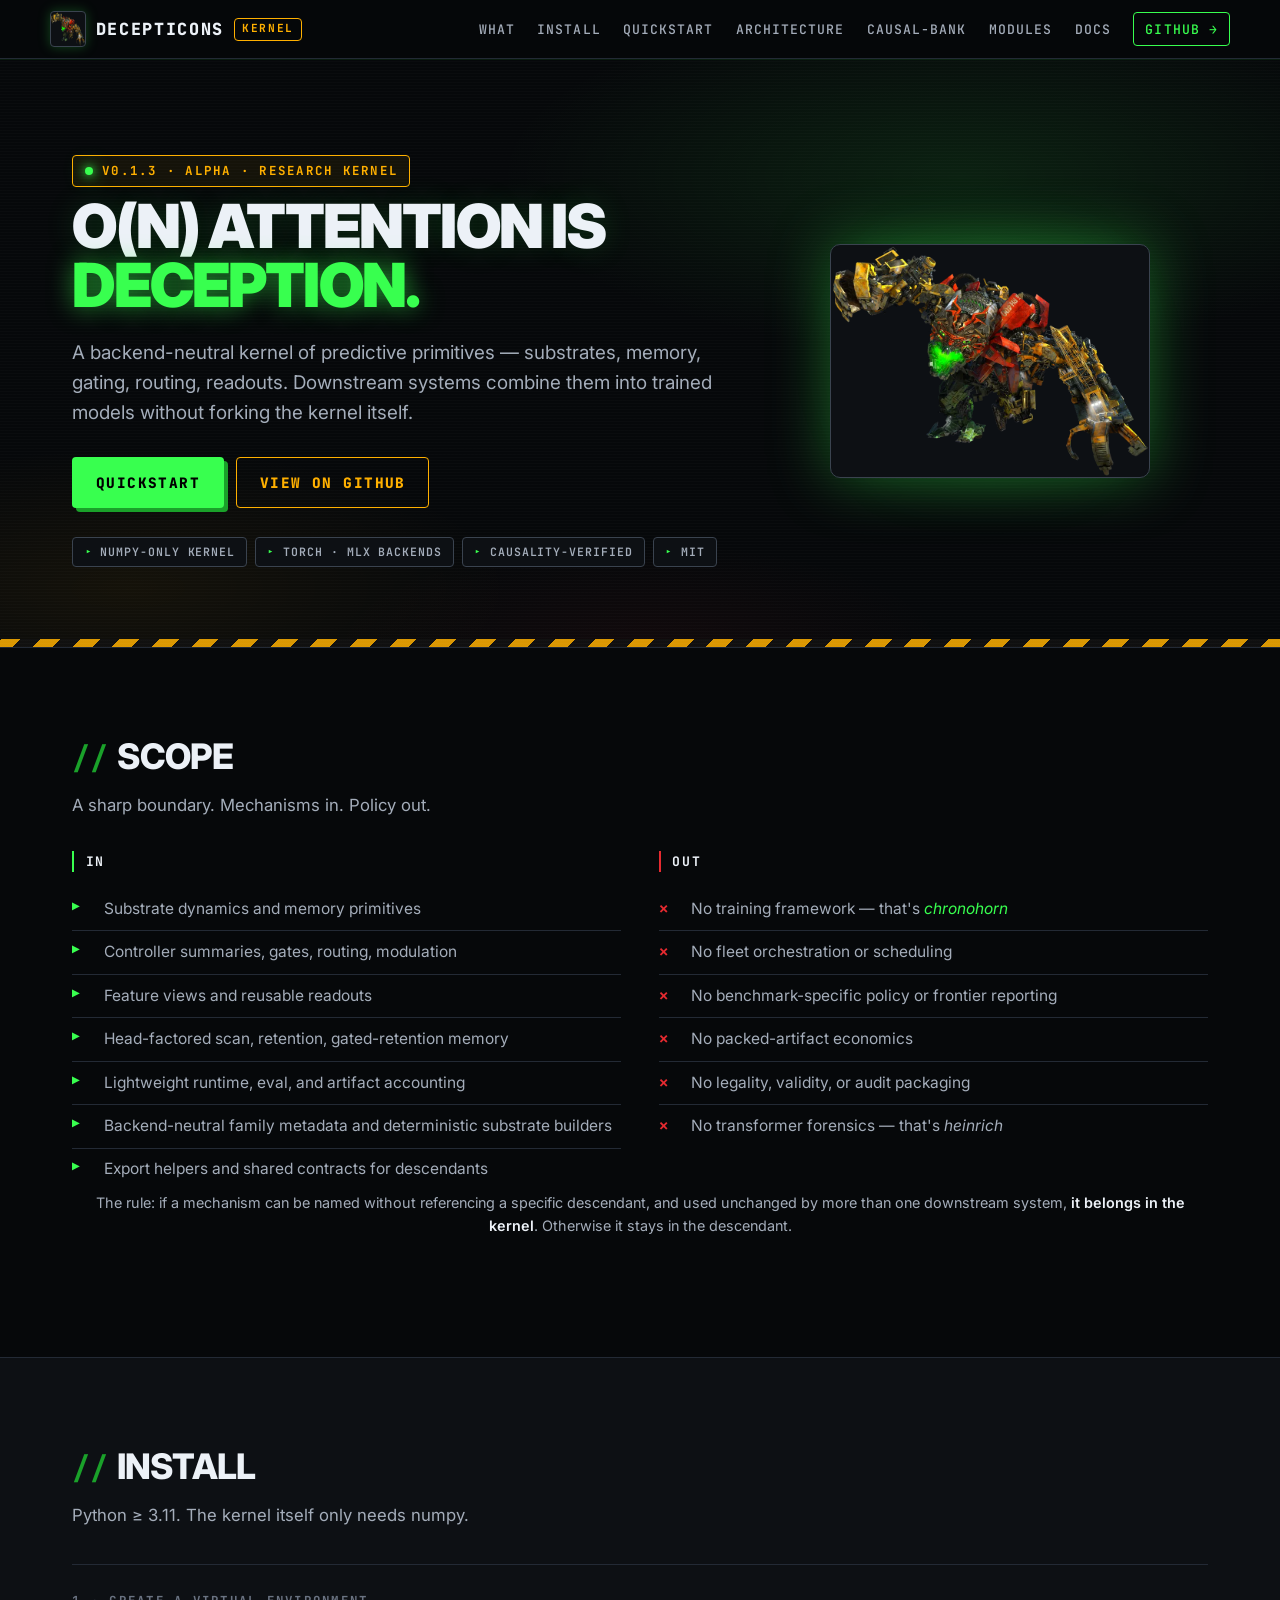
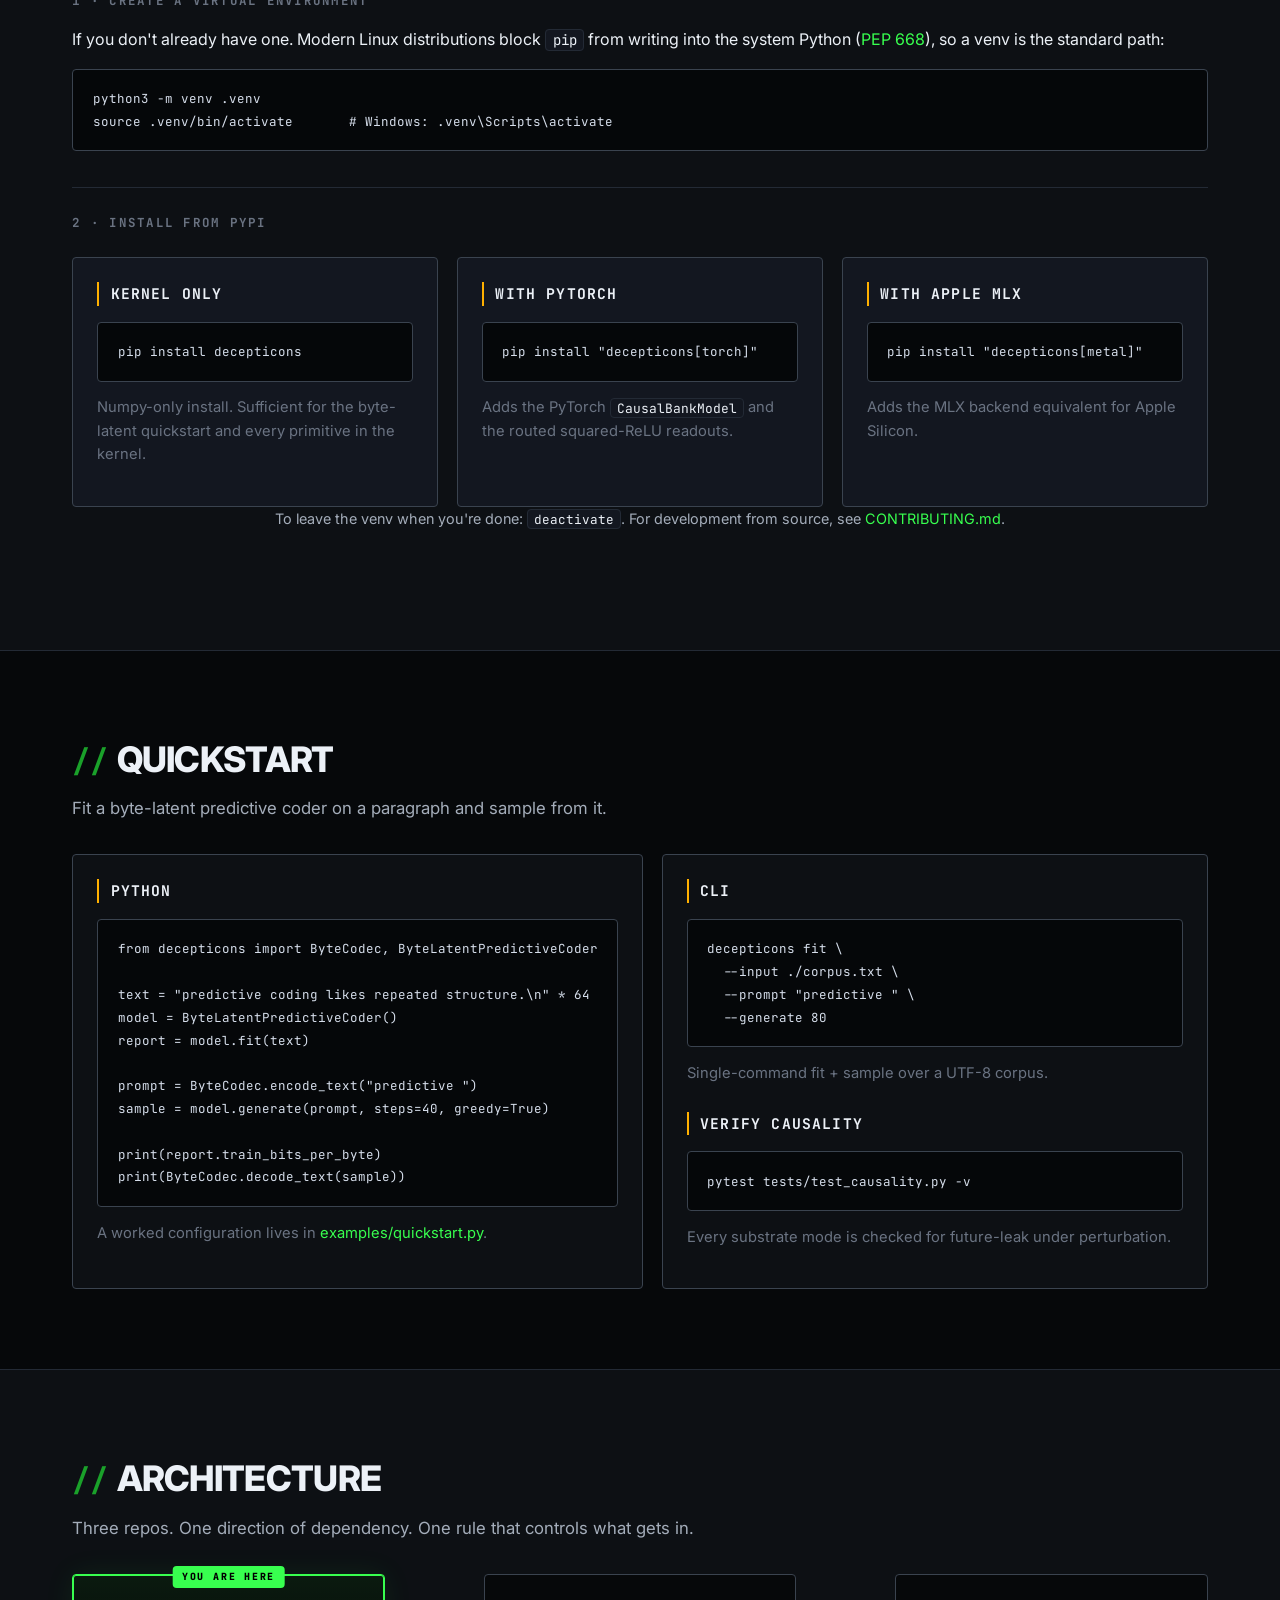
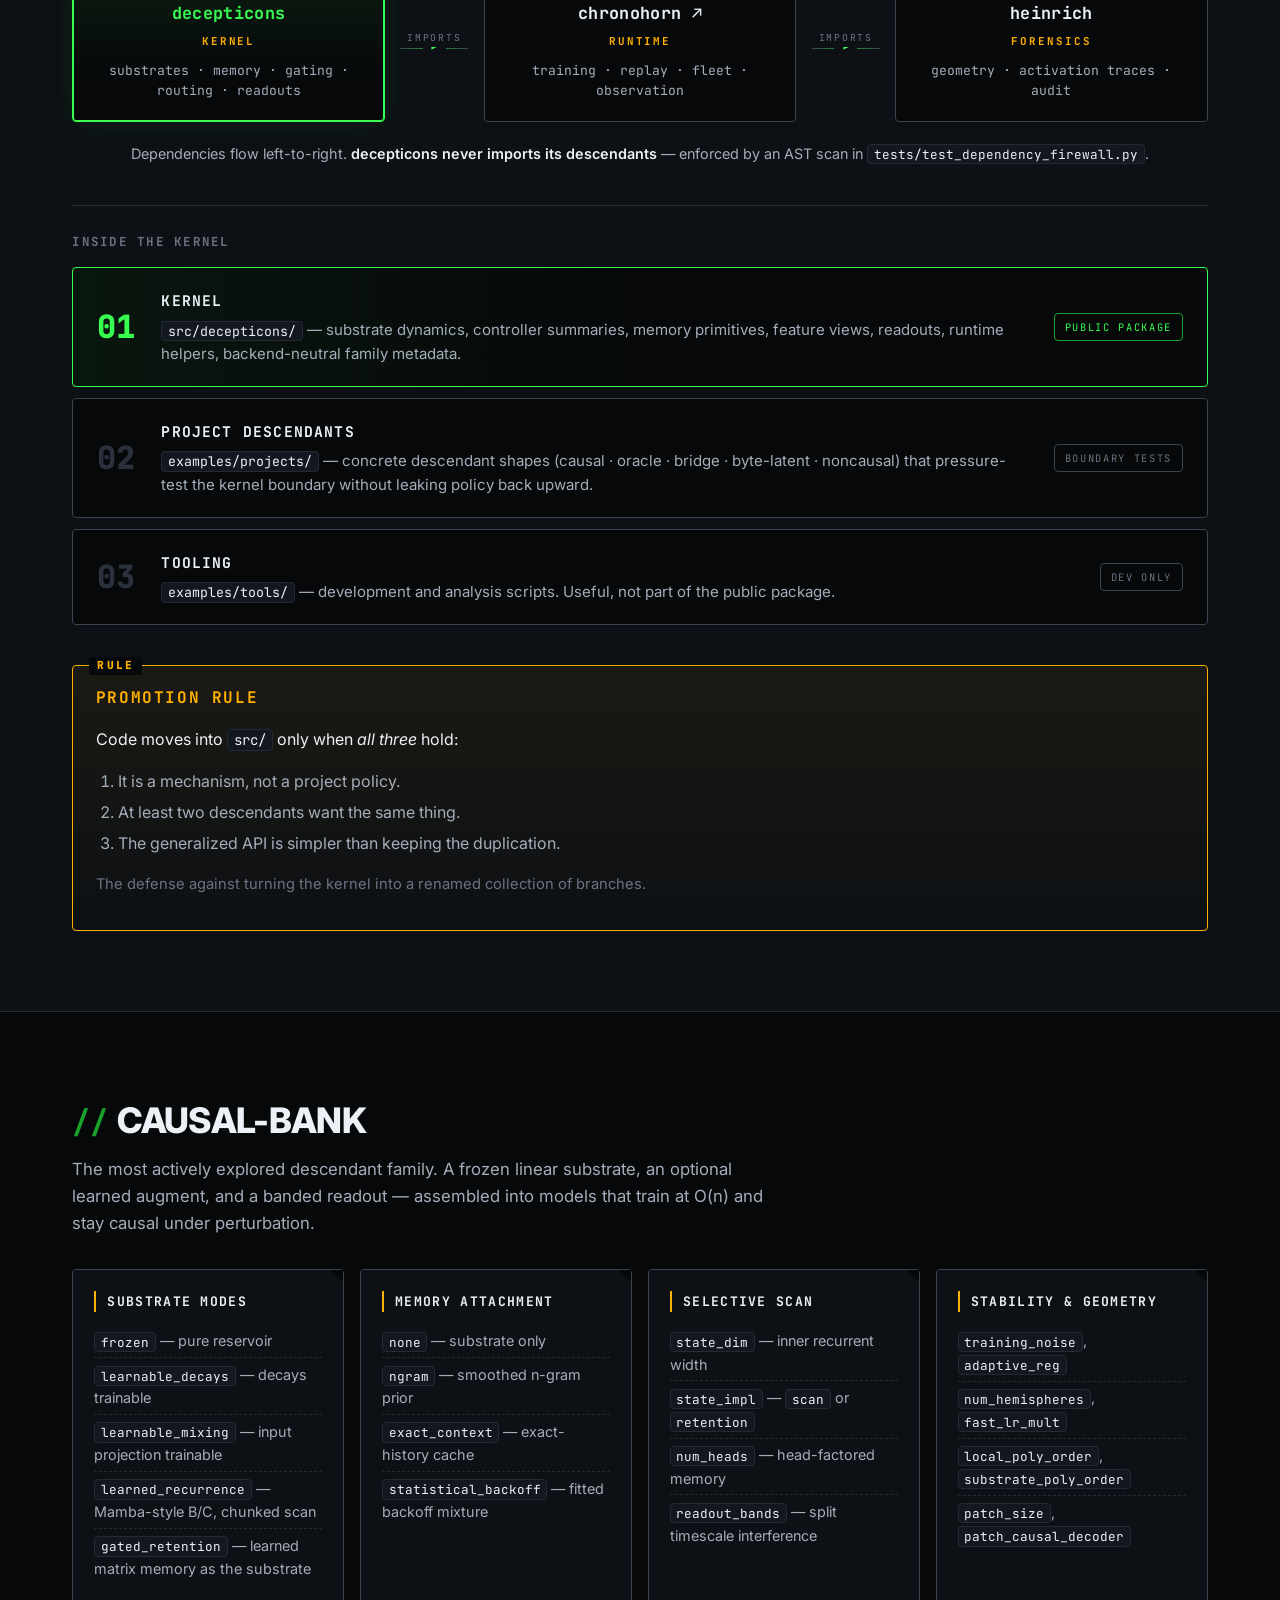
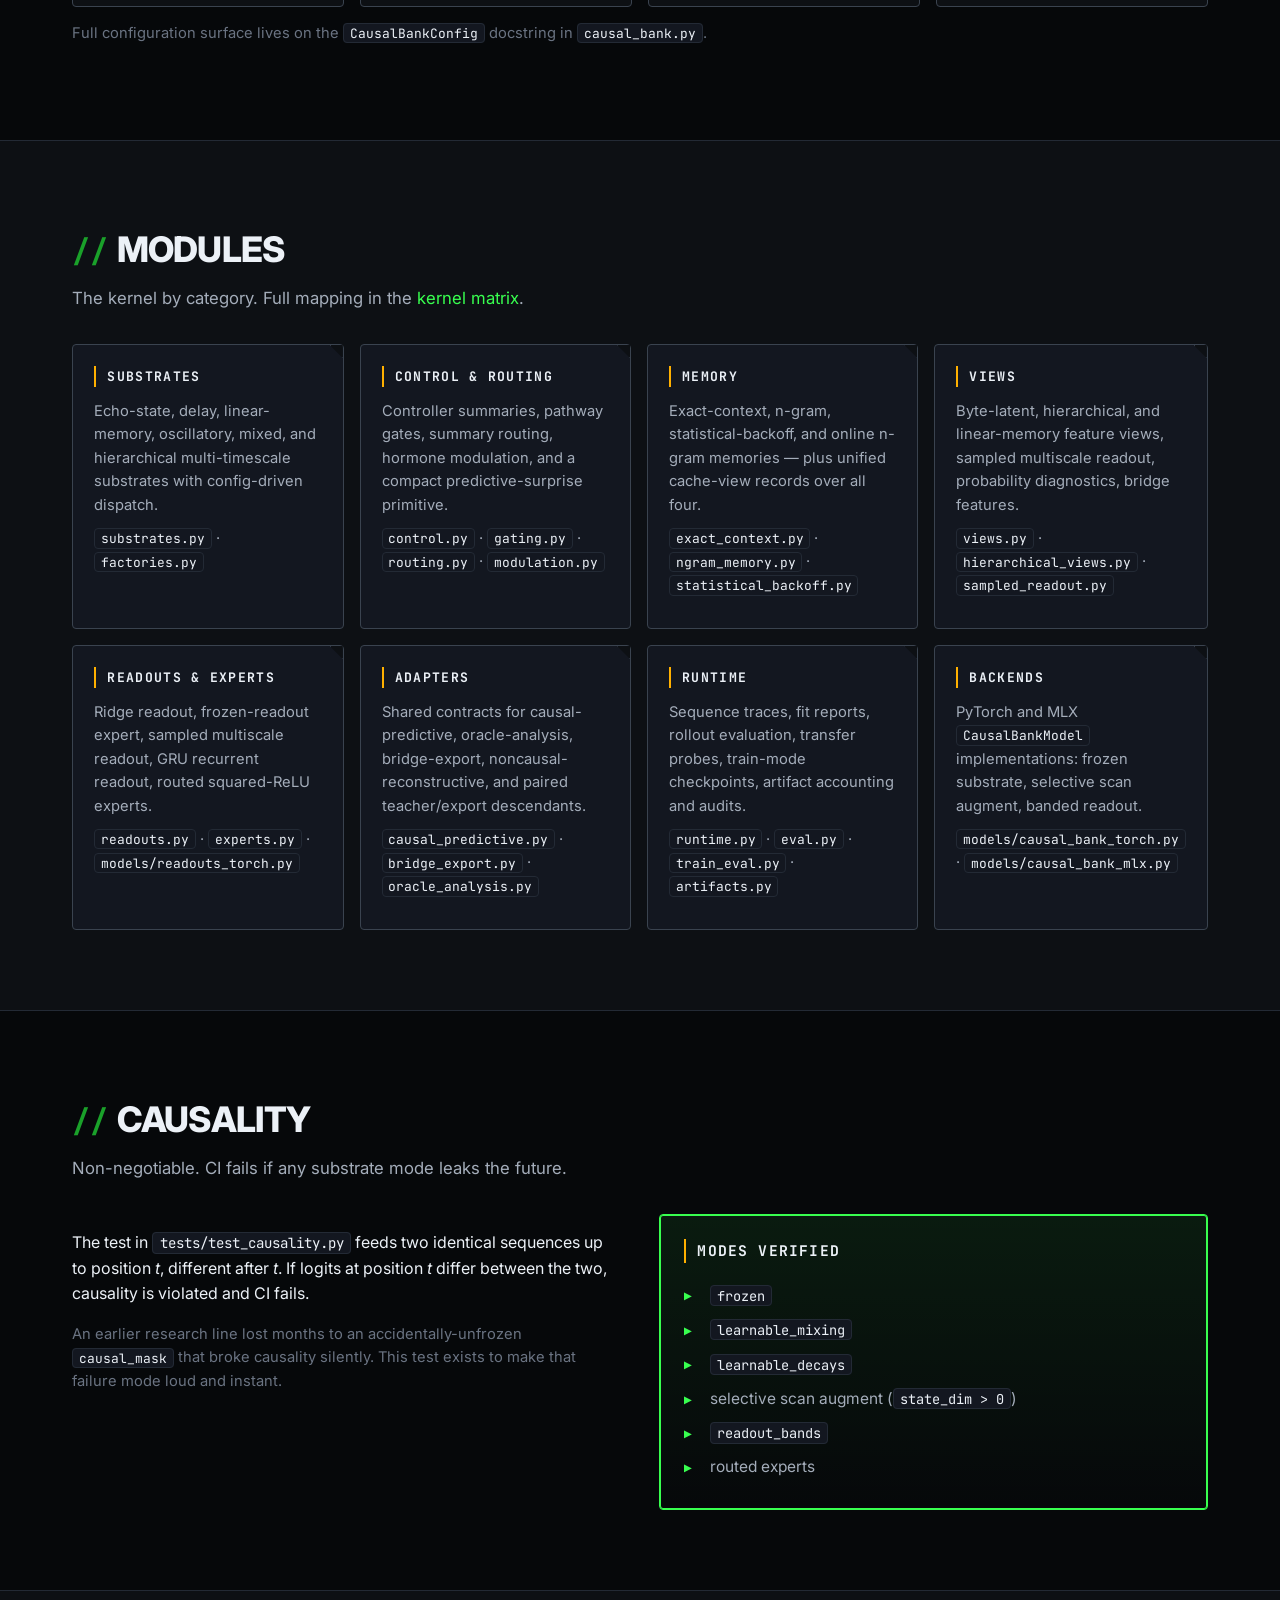
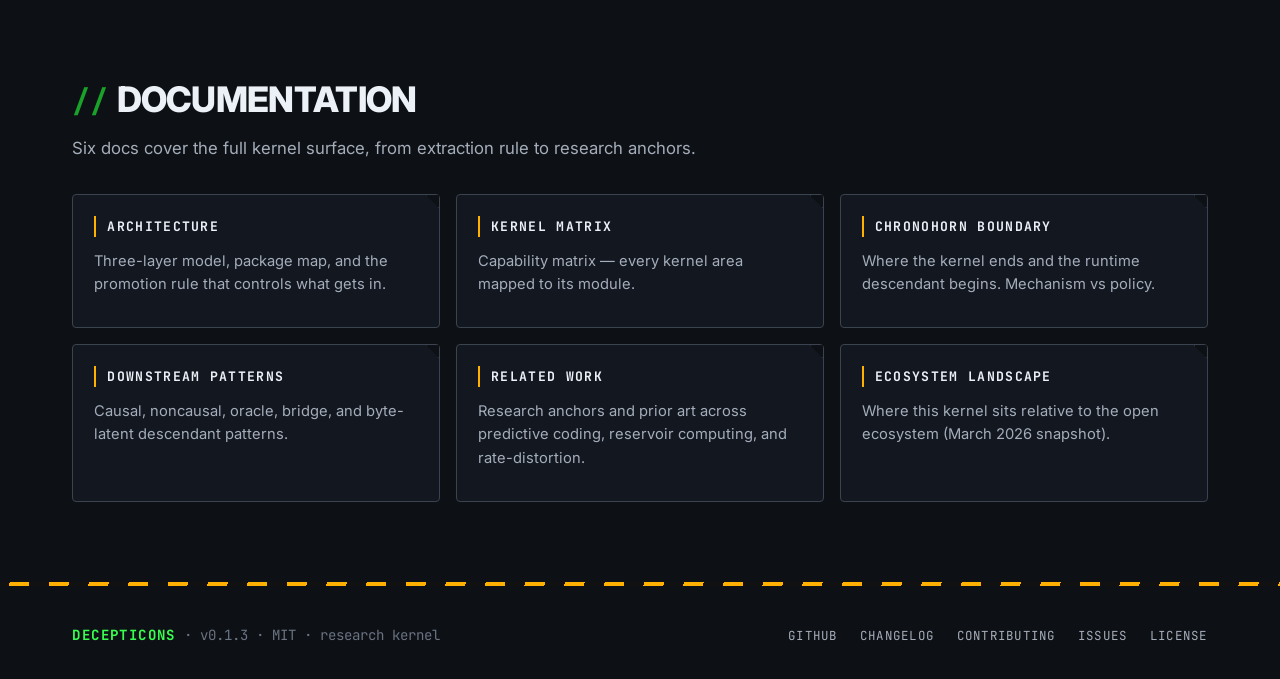
<file: site/index.html>
<!doctype html>
<html lang="en">
<head>
<meta charset="utf-8" />
<meta name="viewport" content="width=device-width, initial-scale=1" />
<title>decepticons — O(n) attention is deception</title>
<meta name="description" content="A backend-neutral kernel of predictive primitives — substrates, memory, gating, routing, readouts. Reusable across descendant systems without forking the kernel." />
<meta property="og:title" content="decepticons — O(n) attention is deception" />
<meta property="og:description" content="A backend-neutral kernel of predictive primitives. Reusable across descendant systems without forking the kernel." />
<meta property="og:image" content="https://decepticons.win/assets/og.png" />
<meta property="og:image:width" content="1200" />
<meta property="og:image:height" content="630" />
<meta property="og:url" content="https://decepticons.win" />
<meta property="og:type" content="website" />
<meta name="twitter:card" content="summary_large_image" />
<meta name="twitter:image" content="https://decepticons.win/assets/og.png" />
<meta name="theme-color" content="#06080a" />
<link rel="canonical" href="https://decepticons.win" />
<link rel="icon" type="image/webp" href="assets/logo.webp" />
<link rel="stylesheet" href="styles.css" />
<link rel="preconnect" href="https://fonts.googleapis.com" />
<link rel="preconnect" href="https://fonts.gstatic.com" crossorigin />
<link href="https://fonts.googleapis.com/css2?family=JetBrains+Mono:wght@400;500;700&family=Inter:wght@400;500;600;700&display=swap" rel="stylesheet" />
</head>
<body>

<a href="#main" class="skip">Skip to content</a>

<header class="topbar">
  <div class="wrap topbar-inner">
    <a class="brand" href="#top">
      <img src="assets/logo.webp" alt="" width="36" height="36" />
      <span class="brand-name">decepticons</span>
      <span class="brand-tag">kernel</span>
    </a>
    <nav class="nav">
      <a href="#what">What</a>
      <a href="#install">Install</a>
      <a href="#quickstart">Quickstart</a>
      <a href="#architecture">Architecture</a>
      <a href="#causal-bank">Causal-bank</a>
      <a href="#modules">Modules</a>
      <a href="#docs">Docs</a>
      <a class="github" href="https://github.com/asuramaya/decepticons" rel="noopener">GitHub →</a>
    </nav>
  </div>
</header>

<main id="main">

<section id="top" class="hero">
  <div class="wrap hero-inner">
    <div class="hero-text">
      <p class="kicker"><span class="dot"></span> v0.1.3 · alpha · research kernel</p>
      <h1>O(n) attention is <span class="accent">deception.</span></h1>
      <p class="lede">
        A backend-neutral kernel of predictive primitives — substrates, memory, gating, routing, readouts.
        Downstream systems combine them into trained models without forking the kernel itself.
      </p>
      <div class="cta">
        <a class="btn primary" href="#quickstart">Quickstart</a>
        <a class="btn ghost" href="https://github.com/asuramaya/decepticons" rel="noopener">View on GitHub</a>
      </div>
      <ul class="badges">
        <li>numpy-only kernel</li>
        <li>torch · mlx backends</li>
        <li>causality-verified</li>
        <li>MIT</li>
      </ul>
    </div>
    <div class="hero-art" aria-hidden="true">
      <img src="assets/logo.webp" alt="" />
    </div>
  </div>
</section>

<section id="what" class="band">
  <div class="wrap">
    <h2>Scope</h2>
    <p class="lede-sm">A sharp boundary. Mechanisms in. Policy out.</p>
    <div class="two-col tight">
      <div>
        <h3 class="col-h good">In</h3>
        <ul class="check">
          <li>Substrate dynamics and memory primitives</li>
          <li>Controller summaries, gates, routing, modulation</li>
          <li>Feature views and reusable readouts</li>
          <li>Head-factored scan, retention, gated-retention memory</li>
          <li>Lightweight runtime, eval, and artifact accounting</li>
          <li>Backend-neutral family metadata and deterministic substrate builders</li>
          <li>Export helpers and shared contracts for descendants</li>
        </ul>
      </div>
      <div>
        <h3 class="col-h bad">Out</h3>
        <ul class="cross">
          <li>No training framework — that's <a href="https://chronohorn.com" rel="noopener"><em>chronohorn</em></a></li>
          <li>No fleet orchestration or scheduling</li>
          <li>No benchmark-specific policy or frontier reporting</li>
          <li>No packed-artifact economics</li>
          <li>No legality, validity, or audit packaging</li>
          <li>No transformer forensics — that's <em>heinrich</em></li>
        </ul>
      </div>
    </div>
    <p class="caption">
      The rule: if a mechanism can be named without referencing a specific descendant, and used
      unchanged by more than one downstream system, <strong class="ok">it belongs in the kernel</strong>.
      Otherwise it stays in the descendant.
    </p>
  </div>
</section>

<section id="install" class="band alt">
  <div class="wrap">
    <h2>Install</h2>
    <p class="lede-sm">Python ≥ 3.11. The kernel itself only needs numpy.</p>

    <h3 class="sub">1 · Create a virtual environment</h3>
    <p>
      If you don't already have one. Modern Linux distributions block <code>pip</code> from
      writing into the system Python (<a href="https://peps.python.org/pep-0668/">PEP 668</a>),
      so a venv is the standard path:
    </p>
<pre><code class="lang-bash">python3 -m venv .venv
source .venv/bin/activate       # Windows: .venv\Scripts\activate</code></pre>

    <h3 class="sub">2 · Install from PyPI</h3>
    <div class="cards three">
      <div class="card">
        <h3>Kernel only</h3>
<pre><code>pip install decepticons</code></pre>
        <p class="muted">Numpy-only install. Sufficient for the byte-latent quickstart and every primitive in the kernel.</p>
      </div>
      <div class="card">
        <h3>With PyTorch</h3>
<pre><code>pip install "decepticons[torch]"</code></pre>
        <p class="muted">Adds the PyTorch <code>CausalBankModel</code> and the routed squared-ReLU readouts.</p>
      </div>
      <div class="card">
        <h3>With Apple MLX</h3>
<pre><code>pip install "decepticons[metal]"</code></pre>
        <p class="muted">Adds the MLX backend equivalent for Apple Silicon.</p>
      </div>
    </div>

    <p class="caption">
      To leave the venv when you're done: <code>deactivate</code>.
      For development from source, see
      <a href="https://github.com/asuramaya/decepticons/blob/main/CONTRIBUTING.md">CONTRIBUTING.md</a>.
    </p>
  </div>
</section>

<section id="quickstart" class="band">
  <div class="wrap">
    <h2>Quickstart</h2>
    <p class="lede-sm">Fit a byte-latent predictive coder on a paragraph and sample from it.</p>
    <div class="cards two">
      <div class="card">
        <h3>Python</h3>
<pre><code class="lang-python">from decepticons import ByteCodec, ByteLatentPredictiveCoder

text = "predictive coding likes repeated structure.\n" * 64
model = ByteLatentPredictiveCoder()
report = model.fit(text)

prompt = ByteCodec.encode_text("predictive ")
sample = model.generate(prompt, steps=40, greedy=True)

print(report.train_bits_per_byte)
print(ByteCodec.decode_text(sample))</code></pre>
        <p class="muted">A worked configuration lives in <a href="https://github.com/asuramaya/decepticons/blob/main/examples/quickstart.py">examples/quickstart.py</a>.</p>
      </div>
      <div class="card">
        <h3>CLI</h3>
<pre><code class="lang-bash">decepticons fit \
  --input ./corpus.txt \
  --prompt "predictive " \
  --generate 80</code></pre>
        <p class="muted">Single-command fit + sample over a UTF-8 corpus.</p>
        <h3 style="margin-top: 1.8em">Verify causality</h3>
<pre><code class="lang-bash">pytest tests/test_causality.py -v</code></pre>
        <p class="muted">Every substrate mode is checked for future-leak under perturbation.</p>
      </div>
    </div>
  </div>
</section>

<section id="architecture" class="band alt">
  <div class="wrap">
    <h2>Architecture</h2>
    <p class="lede-sm">Three repos. One direction of dependency. One rule that controls what gets in.</p>

    <div class="pipeline">
      <div class="node primary">
        <div class="node-tag">YOU ARE HERE</div>
        <div class="node-name">decepticons</div>
        <div class="node-role">kernel</div>
        <div class="node-desc">substrates · memory · gating · routing · readouts</div>
      </div>
      <div class="connector"><span class="dep">imports</span></div>
      <a class="node node-link" href="https://chronohorn.com" rel="noopener">
        <div class="node-name">chronohorn ↗</div>
        <div class="node-role">runtime</div>
        <div class="node-desc">training · replay · fleet · observation</div>
      </a>
      <div class="connector"><span class="dep">imports</span></div>
      <div class="node">
        <div class="node-name">heinrich</div>
        <div class="node-role">forensics</div>
        <div class="node-desc">geometry · activation traces · audit</div>
      </div>
    </div>

    <p class="caption">
      Dependencies flow left-to-right.
      <strong class="ok">decepticons never imports its descendants</strong> —
      enforced by an AST scan in
      <a href="https://github.com/asuramaya/decepticons/blob/main/tests/test_dependency_firewall.py"><code>tests/test_dependency_firewall.py</code></a>.
    </p>

    <h3 class="sub">Inside the kernel</h3>
    <div class="layers">
      <div class="layer primary">
        <div class="layer-num">01</div>
        <div class="layer-body">
          <h4>Kernel</h4>
          <p><code>src/decepticons/</code> — substrate dynamics, controller summaries, memory primitives, feature views, readouts, runtime helpers, backend-neutral family metadata.</p>
        </div>
        <div class="layer-tag">public package</div>
      </div>
      <div class="layer">
        <div class="layer-num">02</div>
        <div class="layer-body">
          <h4>Project descendants</h4>
          <p><code>examples/projects/</code> — concrete descendant shapes (causal · oracle · bridge · byte-latent · noncausal) that pressure-test the kernel boundary without leaking policy back upward.</p>
        </div>
        <div class="layer-tag">boundary tests</div>
      </div>
      <div class="layer">
        <div class="layer-num">03</div>
        <div class="layer-body">
          <h4>Tooling</h4>
          <p><code>examples/tools/</code> — development and analysis scripts. Useful, not part of the public package.</p>
        </div>
        <div class="layer-tag">dev only</div>
      </div>
    </div>

    <div class="rule">
      <h3>Promotion rule</h3>
      <p>Code moves into <code>src/</code> only when <em>all three</em> hold:</p>
      <ol>
        <li>It is a mechanism, not a project policy.</li>
        <li>At least two descendants want the same thing.</li>
        <li>The generalized API is simpler than keeping the duplication.</li>
      </ol>
      <p class="muted">The defense against turning the kernel into a renamed collection of branches.</p>
    </div>
  </div>
</section>

<section id="causal-bank" class="band">
  <div class="wrap">
    <h2>Causal-bank</h2>
    <p class="lede-sm">
      The most actively explored descendant family. A frozen linear substrate, an optional learned augment,
      and a banded readout — assembled into models that train at O(n) and stay causal under perturbation.
    </p>

    <div class="grid four">
      <div class="tile">
        <h4>Substrate modes</h4>
        <ul>
          <li><code>frozen</code> — pure reservoir</li>
          <li><code>learnable_decays</code> — decays trainable</li>
          <li><code>learnable_mixing</code> — input projection trainable</li>
          <li><code>learned_recurrence</code> — Mamba-style B/C, chunked scan</li>
          <li><code>gated_retention</code> — learned matrix memory as the substrate</li>
        </ul>
      </div>
      <div class="tile">
        <h4>Memory attachment</h4>
        <ul>
          <li><code>none</code> — substrate only</li>
          <li><code>ngram</code> — smoothed n-gram prior</li>
          <li><code>exact_context</code> — exact-history cache</li>
          <li><code>statistical_backoff</code> — fitted backoff mixture</li>
        </ul>
      </div>
      <div class="tile">
        <h4>Selective scan</h4>
        <ul>
          <li><code>state_dim</code> — inner recurrent width</li>
          <li><code>state_impl</code> — <code>scan</code> or <code>retention</code></li>
          <li><code>num_heads</code> — head-factored memory</li>
          <li><code>readout_bands</code> — split timescale interference</li>
        </ul>
      </div>
      <div class="tile">
        <h4>Stability &amp; geometry</h4>
        <ul>
          <li><code>training_noise</code>, <code>adaptive_reg</code></li>
          <li><code>num_hemispheres</code>, <code>fast_lr_mult</code></li>
          <li><code>local_poly_order</code>, <code>substrate_poly_order</code></li>
          <li><code>patch_size</code>, <code>patch_causal_decoder</code></li>
        </ul>
      </div>
    </div>

    <p class="muted">
      Full configuration surface lives on the <code>CausalBankConfig</code> docstring in
      <a href="https://github.com/asuramaya/decepticons/blob/main/src/decepticons/causal_bank.py"><code>causal_bank.py</code></a>.
    </p>
  </div>
</section>

<section id="modules" class="band alt">
  <div class="wrap">
    <h2>Modules</h2>
    <p class="lede-sm">The kernel by category. Full mapping in the <a href="https://github.com/asuramaya/decepticons/blob/main/docs/kernel_matrix.md">kernel matrix</a>.</p>
    <div class="grid four">
      <div class="tile"><h4>Substrates</h4>
        <p>Echo-state, delay, linear-memory, oscillatory, mixed, and hierarchical multi-timescale substrates with config-driven dispatch.</p>
        <p class="muted"><code>substrates.py</code> · <code>factories.py</code></p>
      </div>
      <div class="tile"><h4>Control &amp; routing</h4>
        <p>Controller summaries, pathway gates, summary routing, hormone modulation, and a compact predictive-surprise primitive.</p>
        <p class="muted"><code>control.py</code> · <code>gating.py</code> · <code>routing.py</code> · <code>modulation.py</code></p>
      </div>
      <div class="tile"><h4>Memory</h4>
        <p>Exact-context, n-gram, statistical-backoff, and online n-gram memories — plus unified cache-view records over all four.</p>
        <p class="muted"><code>exact_context.py</code> · <code>ngram_memory.py</code> · <code>statistical_backoff.py</code></p>
      </div>
      <div class="tile"><h4>Views</h4>
        <p>Byte-latent, hierarchical, and linear-memory feature views, sampled multiscale readout, probability diagnostics, bridge features.</p>
        <p class="muted"><code>views.py</code> · <code>hierarchical_views.py</code> · <code>sampled_readout.py</code></p>
      </div>
      <div class="tile"><h4>Readouts &amp; experts</h4>
        <p>Ridge readout, frozen-readout expert, sampled multiscale readout, GRU recurrent readout, routed squared-ReLU experts.</p>
        <p class="muted"><code>readouts.py</code> · <code>experts.py</code> · <code>models/readouts_torch.py</code></p>
      </div>
      <div class="tile"><h4>Adapters</h4>
        <p>Shared contracts for causal-predictive, oracle-analysis, bridge-export, noncausal-reconstructive, and paired teacher/export descendants.</p>
        <p class="muted"><code>causal_predictive.py</code> · <code>bridge_export.py</code> · <code>oracle_analysis.py</code></p>
      </div>
      <div class="tile"><h4>Runtime</h4>
        <p>Sequence traces, fit reports, rollout evaluation, transfer probes, train-mode checkpoints, artifact accounting and audits.</p>
        <p class="muted"><code>runtime.py</code> · <code>eval.py</code> · <code>train_eval.py</code> · <code>artifacts.py</code></p>
      </div>
      <div class="tile"><h4>Backends</h4>
        <p>PyTorch and MLX <code>CausalBankModel</code> implementations: frozen substrate, selective scan augment, banded readout.</p>
        <p class="muted"><code>models/causal_bank_torch.py</code> · <code>models/causal_bank_mlx.py</code></p>
      </div>
    </div>
  </div>
</section>

<section id="causality" class="band">
  <div class="wrap">
    <h2>Causality</h2>
    <p class="lede-sm">Non-negotiable. CI fails if any substrate mode leaks the future.</p>
    <div class="two-col tight">
      <div>
        <p>
          The test in
          <a href="https://github.com/asuramaya/decepticons/blob/main/tests/test_causality.py"><code>tests/test_causality.py</code></a>
          feeds two identical sequences up to position <em>t</em>, different after <em>t</em>.
          If logits at position <em>t</em> differ between the two, causality is violated and CI fails.
        </p>
        <p class="muted">
          An earlier research line lost months to an accidentally-unfrozen <code>causal_mask</code>
          that broke causality silently. This test exists to make that failure mode loud and instant.
        </p>
      </div>
      <div class="card pinned">
        <h3>Modes verified</h3>
        <ul class="check tight">
          <li><code>frozen</code></li>
          <li><code>learnable_mixing</code></li>
          <li><code>learnable_decays</code></li>
          <li>selective scan augment (<code>state_dim &gt; 0</code>)</li>
          <li><code>readout_bands</code></li>
          <li>routed experts</li>
        </ul>
      </div>
    </div>
  </div>
</section>

<section id="docs" class="band alt">
  <div class="wrap">
    <h2>Documentation</h2>
    <p class="lede-sm">Six docs cover the full kernel surface, from extraction rule to research anchors.</p>
    <div class="grid three">
      <a class="tile linkcard" href="https://github.com/asuramaya/decepticons/blob/main/docs/architecture.md">
        <h4>Architecture</h4>
        <p>Three-layer model, package map, and the promotion rule that controls what gets in.</p>
      </a>
      <a class="tile linkcard" href="https://github.com/asuramaya/decepticons/blob/main/docs/kernel_matrix.md">
        <h4>Kernel matrix</h4>
        <p>Capability matrix — every kernel area mapped to its module.</p>
      </a>
      <a class="tile linkcard" href="https://github.com/asuramaya/decepticons/blob/main/docs/chronohorn_boundary.md">
        <h4>Chronohorn boundary</h4>
        <p>Where the kernel ends and the runtime descendant begins. Mechanism vs policy.</p>
      </a>
      <a class="tile linkcard" href="https://github.com/asuramaya/decepticons/blob/main/docs/downstream_patterns.md">
        <h4>Downstream patterns</h4>
        <p>Causal, noncausal, oracle, bridge, and byte-latent descendant patterns.</p>
      </a>
      <a class="tile linkcard" href="https://github.com/asuramaya/decepticons/blob/main/docs/related_work.md">
        <h4>Related work</h4>
        <p>Research anchors and prior art across predictive coding, reservoir computing, and rate-distortion.</p>
      </a>
      <a class="tile linkcard" href="https://github.com/asuramaya/decepticons/blob/main/docs/landscape.md">
        <h4>Ecosystem landscape</h4>
        <p>Where this kernel sits relative to the open ecosystem (March 2026 snapshot).</p>
      </a>
    </div>
  </div>
</section>

</main>

<footer class="foot">
  <div class="wrap foot-inner">
    <div>
      <strong>decepticons</strong> · v0.1.3 · MIT · research kernel
    </div>
    <div class="foot-links">
      <a href="https://github.com/asuramaya/decepticons">GitHub</a>
      <a href="https://github.com/asuramaya/decepticons/blob/main/CHANGELOG.md">Changelog</a>
      <a href="https://github.com/asuramaya/decepticons/blob/main/CONTRIBUTING.md">Contributing</a>
      <a href="https://github.com/asuramaya/decepticons/issues">Issues</a>
      <a href="https://github.com/asuramaya/decepticons/blob/main/LICENSE">License</a>
    </div>
  </div>
</footer>

</body>
</html>
</file>
<file: site/styles.css>
:root {
  /* Palette pulled from the mascot: toxic green core, construction yellow, warning red, gunmetal */
  --bg:        #06080a;
  --bg-2:      #0d1014;
  --bg-3:      #131720;
  --steel:     #1c2129;
  --steel-2:   #2a313c;
  --line:      #232a35;
  --line-2:    #3a434f;
  --fg:        #ecf1f7;
  --fg-dim:    #a4adba;
  --muted:     #6a7382;

  --green:     #38ff4f;   /* spark core */
  --green-2:   #82ff95;
  --green-dk:  #1aa12a;
  --yellow:    #ffb000;   /* caterpillar */
  --yellow-2:  #ffd35e;
  --red:       #e62a30;   /* warning */
  --red-2:     #ff5a5f;
  --rust:      #8a3a1a;

  --code-bg:   #050709;
  --radius:    4px;
  --radius-lg: 10px;
  --maxw:      1180px;
  --mono:      "JetBrains Mono", ui-monospace, SFMono-Regular, Menlo, Consolas, monospace;
  --sans:      "Inter", system-ui, -apple-system, "Segoe UI", Roboto, sans-serif;
  --hazard:    repeating-linear-gradient(
                 -45deg,
                 var(--yellow) 0 14px,
                 #111111 14px 28px
               );
}

* { box-sizing: border-box; }

html, body {
  margin: 0;
  padding: 0;
  background: var(--bg);
  color: var(--fg);
  font-family: var(--sans);
  font-size: 16px;
  line-height: 1.6;
  -webkit-font-smoothing: antialiased;
}

/* No body grid — keep the canvas calm so accents stay legible. */

a { color: var(--green); text-decoration: none; }
a:hover { color: var(--green-2); text-decoration: underline; text-decoration-thickness: 2px; text-underline-offset: 3px; }

::selection { background: var(--green); color: #000; }

code, pre {
  font-family: var(--mono);
  font-size: 0.92em;
}

p code, li code, h2 code, h3 code, h4 code, .lede code, .tile p code, .tile li code {
  background: var(--bg-3);
  border: 1px solid var(--line);
  padding: 0.05em 0.45em;
  border-radius: var(--radius);
  font-size: 0.88em;
  color: var(--fg);
}

pre {
  background: var(--code-bg);
  border: 1px solid var(--line-2);
  border-radius: var(--radius);
  padding: 1.1rem 1.2rem;
  overflow-x: auto;
  margin: 0 0 0.8rem;
  line-height: 1.55;
  position: relative;
}

pre code {
  color: #d6deeb;
  background: transparent;
  border: none;
  padding: 0;
  font-size: 0.85em;
}

.skip { position: absolute; left: -9999px; }
.skip:focus { left: 1rem; top: 1rem; background: var(--green); color: #000; padding: 0.5rem 0.8rem; z-index: 100; font-weight: 700; }

.wrap {
  max-width: var(--maxw);
  margin: 0 auto;
  padding: 0 1.4rem;
}

/* ============= TOPBAR ============= */
.topbar {
  position: sticky;
  top: 0;
  z-index: 50;
  backdrop-filter: blur(12px);
  background: rgba(6, 8, 10, 0.85);
  border-bottom: 1px solid var(--line);
  box-shadow: 0 1px 0 rgba(56, 255, 79, 0.08);
}
.topbar-inner {
  display: flex;
  align-items: center;
  justify-content: space-between;
  padding: 0.7rem 0;
  gap: 1.5rem;
}
.brand {
  display: flex;
  align-items: center;
  gap: 0.6rem;
  color: var(--fg);
  font-weight: 800;
  letter-spacing: 0.02em;
}
.brand:hover { text-decoration: none; color: var(--green); }
.brand img {
  border-radius: 4px;
  border: 1px solid var(--line-2);
  background: var(--bg-2);
  filter: drop-shadow(0 0 6px rgba(56, 255, 79, 0.25));
}
.brand-name {
  font-family: var(--mono);
  font-size: 1.05rem;
  text-transform: uppercase;
  letter-spacing: 0.1em;
}
.brand-tag {
  font-family: var(--mono);
  color: var(--yellow);
  font-weight: 700;
  font-size: 0.7rem;
  border: 1px solid var(--yellow);
  padding: 0.1rem 0.45rem;
  border-radius: var(--radius);
  text-transform: uppercase;
  letter-spacing: 0.15em;
}
.nav {
  display: flex;
  align-items: center;
  gap: 1.4rem;
  font-size: 0.82rem;
}
.nav a {
  color: var(--fg-dim);
  font-family: var(--mono);
  font-weight: 500;
  text-transform: uppercase;
  letter-spacing: 0.08em;
}
.nav a:hover { color: var(--green); text-decoration: none; }
.nav a.github {
  color: var(--green);
  border: 1px solid var(--green);
  padding: 0.35rem 0.7rem;
  border-radius: var(--radius);
}
.nav a.github:hover { background: var(--green); color: #000; }

/* ============= HERO ============= */
.hero {
  position: relative;
  padding: 6rem 0 5rem;
  overflow: hidden;
  background:
    radial-gradient(ellipse 60% 50% at 75% 20%, rgba(56, 255, 79, 0.10), transparent 60%),
    radial-gradient(ellipse 50% 40% at 10% 90%, rgba(255, 176, 0, 0.06), transparent 60%),
    radial-gradient(ellipse 40% 30% at 50% 100%, rgba(230, 42, 48, 0.05), transparent 60%),
    var(--bg);
}
.hero::before {
  /* hazard stripe on the bottom edge */
  content: "";
  position: absolute;
  left: 0; right: 0; bottom: 0;
  height: 8px;
  background: var(--hazard);
  opacity: 0.85;
}
.hero::after {
  /* faint scanline overlay */
  content: "";
  position: absolute;
  inset: 0;
  background-image: repeating-linear-gradient(
    0deg,
    rgba(255, 255, 255, 0.014) 0 1px,
    transparent 1px 3px
  );
  pointer-events: none;
}
.hero-inner {
  display: grid;
  grid-template-columns: 1.5fr 1fr;
  gap: 3rem;
  align-items: center;
  position: relative;
  z-index: 1;
}
.hero h1 {
  font-size: clamp(2.2rem, 5.5vw, 3.8rem);
  line-height: 0.98;
  margin: 0.6rem 0 1.4rem;
  letter-spacing: -0.03em;
  font-weight: 900;
  text-transform: uppercase;
  color: var(--fg);
  text-shadow: 0 0 30px rgba(56, 255, 79, 0.15);
}
.hero h1 .accent {
  color: var(--green);
  text-shadow: 0 0 24px rgba(56, 255, 79, 0.55);
}
.kicker {
  font-family: var(--mono);
  color: var(--yellow);
  font-size: 0.78rem;
  letter-spacing: 0.18em;
  text-transform: uppercase;
  display: inline-flex;
  align-items: center;
  gap: 0.6rem;
  margin: 0;
  font-weight: 700;
  padding: 0.3rem 0.7rem;
  border: 1px solid var(--yellow);
  border-radius: var(--radius);
  background: rgba(255, 176, 0, 0.06);
}
.dot {
  width: 8px; height: 8px;
  border-radius: 50%;
  background: var(--green);
  box-shadow: 0 0 10px var(--green), 0 0 20px var(--green);
  animation: pulse 1.6s ease-in-out infinite;
}
@keyframes pulse {
  0%, 100% { opacity: 1; transform: scale(1); }
  50%      { opacity: 0.55; transform: scale(0.9); }
}
.lede {
  font-size: 1.18rem;
  color: var(--fg-dim);
  margin: 0 0 1.8rem;
  max-width: 60ch;
}
.lede strong { color: var(--fg); font-weight: 700; }

.cta { display: flex; gap: 0.8rem; margin-bottom: 1.8rem; flex-wrap: wrap; }
.btn {
  display: inline-block;
  padding: 0.8rem 1.4rem;
  font-weight: 800;
  font-size: 0.9rem;
  font-family: var(--mono);
  text-transform: uppercase;
  letter-spacing: 0.1em;
  border: 1px solid transparent;
  border-radius: var(--radius);
  transition: transform 0.08s ease, background 0.1s ease, box-shadow 0.15s ease;
  cursor: pointer;
}
.btn:hover { text-decoration: none; transform: translate(-1px, -1px); }
.btn.primary {
  background: var(--green);
  color: #000;
  box-shadow: 4px 4px 0 var(--green-dk);
}
.btn.primary:hover {
  background: var(--green-2);
  box-shadow: 6px 6px 0 var(--green-dk);
}
.btn.ghost {
  border-color: var(--yellow);
  color: var(--yellow);
  background: transparent;
}
.btn.ghost:hover {
  background: var(--yellow);
  color: #000;
  box-shadow: 4px 4px 0 var(--rust);
}
.badges {
  list-style: none;
  display: flex;
  gap: 0.5rem;
  flex-wrap: wrap;
  margin: 0;
  padding: 0;
}
.badges li {
  font-family: var(--mono);
  font-size: 0.72rem;
  color: var(--fg-dim);
  background: var(--bg-2);
  border: 1px solid var(--line-2);
  border-radius: var(--radius);
  padding: 0.3rem 0.7rem;
  text-transform: uppercase;
  letter-spacing: 0.08em;
  font-weight: 600;
}
.badges li::before {
  content: "▸ ";
  color: var(--green);
}

.hero-art {
  display: flex;
  justify-content: center;
  align-items: center;
  position: relative;
}
.hero-art::before {
  content: "";
  position: absolute;
  inset: -10%;
  background: radial-gradient(circle, rgba(56, 255, 79, 0.18), transparent 60%);
  filter: blur(20px);
  z-index: 0;
}
.hero-art img {
  position: relative;
  z-index: 1;
  max-width: 100%;
  width: 320px;
  border-radius: var(--radius-lg);
  border: 1px solid var(--line-2);
  background: var(--bg-2);
  filter: drop-shadow(0 0 30px rgba(56, 255, 79, 0.35));
}

/* ============= BANDS ============= */
.band {
  padding: 5rem 0;
  border-top: 1px solid var(--line);
  position: relative;
}
.band.alt {
  background: var(--bg-2);
}
.band h2 {
  font-size: clamp(1.7rem, 3.2vw, 2.2rem);
  letter-spacing: -0.02em;
  margin: 0 0 0.5rem;
  font-weight: 800;
  text-transform: uppercase;
  display: flex;
  align-items: baseline;
  gap: 0.6rem;
}
.band h2::before {
  content: "//";
  color: var(--green-dk);
  font-family: var(--mono);
  font-weight: 700;
  font-size: 0.85em;
}
.lede-sm {
  color: var(--fg-dim);
  margin: 0 0 2rem;
  max-width: 65ch;
  font-size: 1.05rem;
}

/* ============= TWO COL ============= */
.two-col {
  display: grid;
  grid-template-columns: 1fr 1fr;
  gap: 3rem;
}
.two-col.tight { gap: 2.4rem; margin-top: 1.5rem; }
.two-col h2 { margin-bottom: 0.4rem; }

.col-h {
  font-family: var(--mono);
  font-size: 0.82rem;
  letter-spacing: 0.12em;
  text-transform: uppercase;
  font-weight: 700;
  margin: 0 0 0.4rem;
  padding-left: 0.7rem;
  border-left: 2px solid var(--line-2);
  color: var(--fg);
}
.col-h.good { border-left-color: var(--green); }
.col-h.bad  { border-left-color: var(--red); }

/* ============= LISTS ============= */
ul.check, ul.cross {
  list-style: none;
  padding: 0;
  margin: 1rem 0 0;
}
ul.check li, ul.cross li {
  padding: 0.55rem 0 0.55rem 2rem;
  position: relative;
  color: var(--fg-dim);
  border-bottom: 1px solid var(--line);
  font-size: 0.97rem;
}
ul.check li:last-child, ul.cross li:last-child { border-bottom: none; }
ul.check li::before {
  content: "▶";
  position: absolute;
  left: 0;
  top: 0.55rem;
  color: var(--green);
  font-family: var(--mono);
  font-size: 0.8rem;
}
ul.cross li::before {
  content: "✕";
  position: absolute;
  left: 0;
  top: 0.55rem;
  color: var(--red);
  font-family: var(--mono);
  font-weight: 700;
}
ul.tight li { padding: 0.3rem 0 0.3rem 1.6rem; border: none; }

/* ============= CARDS ============= */
.cards {
  display: grid;
  gap: 1.2rem;
  margin-top: 1.5rem;
}
.cards.two   { grid-template-columns: repeat(2, 1fr); }
.cards.three { grid-template-columns: repeat(3, 1fr); }

.card {
  background: var(--bg-2);
  border: 1px solid var(--line-2);
  border-radius: var(--radius);
  padding: 1.5rem;
  position: relative;
  transition: border-color 0.15s ease, transform 0.1s ease;
}
.card:hover {
  border-color: var(--green);
}
.band.alt .card { background: var(--bg-3); }
.card h3 {
  margin: 0 0 1rem;
  font-size: 0.92rem;
  font-family: var(--mono);
  letter-spacing: 0.08em;
  text-transform: uppercase;
  color: var(--fg);
  font-weight: 700;
  padding-left: 0.7rem;
  border-left: 2px solid var(--yellow);
}
.card pre { margin-bottom: 0.6rem; }
.card.pinned {
  border-color: var(--green);
  background: linear-gradient(180deg, rgba(56, 255, 79, 0.08), transparent);
  box-shadow: 0 0 0 1px var(--green) inset;
}

.center { text-align: center; }
.muted { color: var(--muted); font-size: 0.92rem; }

/* ============= GRID TILES ============= */
.grid { display: grid; gap: 1rem; margin-top: 1.5rem; }
.grid.three { grid-template-columns: repeat(3, 1fr); }
.grid.four  { grid-template-columns: repeat(4, 1fr); }

.tile {
  background: var(--bg-2);
  border: 1px solid var(--line-2);
  border-radius: var(--radius);
  padding: 1.3rem;
  position: relative;
  transition: border-color 0.15s ease, transform 0.1s ease;
}
.tile::before {
  /* corner notch */
  content: "";
  position: absolute;
  top: 0; right: 0;
  width: 12px; height: 12px;
  background: var(--bg);
  clip-path: polygon(100% 0, 0 0, 100% 100%);
  border-left: 1px solid var(--line-2);
  border-bottom: 1px solid var(--line-2);
}
.band.alt .tile { background: var(--bg-3); }
.band.alt .tile::before { background: var(--bg-2); }
.tile h4 {
  margin: 0 0 0.8rem;
  font-size: 0.82rem;
  font-family: var(--mono);
  color: var(--fg);
  letter-spacing: 0.1em;
  text-transform: uppercase;
  font-weight: 700;
  padding-left: 0.7rem;
  border-left: 2px solid var(--yellow);
}
.tile ul {
  list-style: none;
  padding: 0;
  margin: 0;
  font-size: 0.9rem;
}
.tile ul li {
  padding: 0.3rem 0;
  color: var(--fg-dim);
  border-bottom: 1px dashed var(--line);
}
.tile ul li:last-child { border-bottom: none; }
.tile p {
  font-size: 0.92rem;
  color: var(--fg-dim);
  margin: 0 0 0.6rem;
}
.tile.linkcard {
  display: block;
  color: var(--fg);
}
.tile.linkcard:hover {
  text-decoration: none;
  border-color: var(--green);
  transform: translate(-1px, -1px);
  box-shadow: 4px 4px 0 var(--bg-3);
}
.tile.linkcard:hover h4 { border-left-color: var(--green); }

/* ============= PIPELINE DIAGRAM ============= */
.pipeline {
  display: grid;
  grid-template-columns: 1fr auto 1fr auto 1fr;
  gap: 0.6rem;
  align-items: stretch;
  margin: 1.8rem 0 1.2rem;
}
.node {
  border: 1px solid var(--line-2);
  background: var(--bg-3);
  border-radius: var(--radius);
  padding: 1.6rem 1rem 1.3rem;
  text-align: center;
  position: relative;
}
.band.alt .node { background: var(--bg); }
.node.primary {
  border-color: var(--green);
  background: linear-gradient(180deg, rgba(56, 255, 79, 0.06), transparent 70%), var(--bg-3);
  box-shadow: 0 0 0 1px var(--green) inset, 0 0 30px rgba(56, 255, 79, 0.08);
}
.band.alt .node.primary {
  background: linear-gradient(180deg, rgba(56, 255, 79, 0.08), transparent 70%), var(--bg);
}
.node-tag {
  position: absolute;
  top: -0.55rem;
  left: 50%;
  transform: translateX(-50%);
  background: var(--green);
  color: #000;
  font-family: var(--mono);
  font-size: 0.62rem;
  font-weight: 800;
  letter-spacing: 0.18em;
  padding: 0.2rem 0.6rem;
  border-radius: var(--radius);
  white-space: nowrap;
}
.node-name {
  font-family: var(--mono);
  font-size: 1.05rem;
  font-weight: 700;
  color: var(--fg);
  letter-spacing: 0.02em;
  margin-bottom: 0.35rem;
}
.node.primary .node-name { color: var(--green); }
.node-role {
  font-family: var(--mono);
  font-size: 0.68rem;
  text-transform: uppercase;
  letter-spacing: 0.18em;
  color: var(--yellow);
  font-weight: 700;
  margin-bottom: 0.7rem;
}
.node-desc {
  font-size: 0.82rem;
  color: var(--fg-dim);
  font-family: var(--mono);
  line-height: 1.5;
}
/* Node rendered as a link out to a sibling project's site. */
.node-link {
  display: block;
  text-decoration: none;
  color: inherit;
  transition: border-color 0.15s, transform 0.15s, box-shadow 0.15s;
}
.node-link:hover {
  border-color: var(--green);
  color: inherit;
  text-decoration: none;
  transform: translateY(-2px);
  box-shadow: 0 0 0 1px var(--green) inset, 0 0 24px rgba(56, 255, 79, 0.12);
}
.node-link:hover .node-name { color: var(--green); }
.connector {
  display: flex;
  align-items: center;
  justify-content: center;
  position: relative;
  min-width: 80px;
}
.connector::before {
  content: "";
  position: absolute;
  left: 6px; right: 6px;
  top: 50%;
  height: 1px;
  background: linear-gradient(90deg, var(--line-2), var(--green-dk), var(--line-2));
}
.connector::after {
  content: "▸";
  font-family: var(--mono);
  background: var(--bg-2);
  color: var(--green);
  position: relative;
  z-index: 1;
  padding: 0 0.4rem;
  font-size: 1rem;
  font-weight: 700;
}
.dep {
  font-family: var(--mono);
  font-size: 0.6rem;
  letter-spacing: 0.18em;
  text-transform: uppercase;
  color: var(--muted);
  background: var(--bg-2);
  padding: 0.1rem 0.4rem;
  position: absolute;
  top: calc(50% - 1.2rem);
  left: 50%;
  transform: translateX(-50%);
  z-index: 2;
}

.caption {
  text-align: center;
  font-size: 0.9rem;
  color: var(--fg-dim);
  margin: 0 0 2.5rem;
}
.caption strong.ok { color: var(--fg); font-weight: 600; }

/* ============= LAYER STACK ============= */
h3.sub {
  font-family: var(--mono);
  font-size: 0.78rem;
  letter-spacing: 0.18em;
  text-transform: uppercase;
  color: var(--muted);
  font-weight: 700;
  margin: 2.2rem 0 1rem;
  border-top: 1px solid var(--line);
  padding-top: 1.6rem;
}

.layers {
  display: grid;
  gap: 0.7rem;
  margin: 0 0 0.5rem;
}
.layer {
  display: grid;
  grid-template-columns: auto 1fr auto;
  gap: 1.4rem;
  background: var(--bg-3);
  border: 1px solid var(--line-2);
  border-radius: var(--radius);
  padding: 1.3rem 1.5rem;
  align-items: center;
}
.band.alt .layer { background: var(--bg); }
.layer.primary {
  border-color: var(--green);
  background: linear-gradient(90deg, rgba(56, 255, 79, 0.05), transparent 50%), var(--bg-3);
}
.band.alt .layer.primary {
  background: linear-gradient(90deg, rgba(56, 255, 79, 0.06), transparent 50%), var(--bg);
}
.layer-num {
  font-family: var(--mono);
  font-size: 2rem;
  font-weight: 900;
  color: var(--steel-2);
  line-height: 1;
  letter-spacing: -0.02em;
  min-width: 2.6rem;
}
.layer.primary .layer-num { color: var(--green); }
.layer-body h4 {
  margin: 0 0 0.35rem;
  font-size: 0.92rem;
  font-family: var(--mono);
  letter-spacing: 0.08em;
  text-transform: uppercase;
  font-weight: 700;
  color: var(--fg);
}
.layer-body p {
  margin: 0;
  color: var(--fg-dim);
  font-size: 0.94rem;
  line-height: 1.55;
}
.layer-tag {
  font-family: var(--mono);
  font-size: 0.65rem;
  letter-spacing: 0.16em;
  text-transform: uppercase;
  color: var(--muted);
  border: 1px solid var(--line-2);
  padding: 0.3rem 0.6rem;
  border-radius: var(--radius);
  white-space: nowrap;
}
.layer.primary .layer-tag {
  color: var(--green);
  border-color: var(--green-dk);
}

/* ============= RULE BOX ============= */
.rule {
  margin-top: 2.5rem;
  border: 1px solid var(--yellow);
  padding: 1.2rem 1.4rem;
  background: linear-gradient(180deg, rgba(255, 176, 0, 0.06), transparent);
  border-radius: var(--radius);
  position: relative;
}
.rule::before {
  content: "RULE";
  position: absolute;
  top: -0.6rem;
  left: 1rem;
  background: var(--bg);
  color: var(--yellow);
  font-family: var(--mono);
  font-size: 0.7rem;
  font-weight: 800;
  letter-spacing: 0.2em;
  padding: 0 0.5rem;
}
.rule h3 {
  margin-top: 0;
  font-family: var(--mono);
  font-size: 1rem;
  text-transform: uppercase;
  letter-spacing: 0.1em;
  color: var(--yellow);
}
.rule ol { padding-left: 1.4rem; color: var(--fg-dim); }
.rule ol li { margin: 0.35rem 0; }

/* ============= FOOTER ============= */
.foot {
  border-top: 4px solid transparent;
  border-image: var(--hazard) 1;
  padding: 2.4rem 0 2rem;
  background: var(--bg-2);
  font-size: 0.88rem;
  color: var(--muted);
  font-family: var(--mono);
}
.foot strong {
  color: var(--green);
  text-transform: uppercase;
  letter-spacing: 0.1em;
}
.foot-inner {
  display: flex;
  align-items: center;
  justify-content: space-between;
  gap: 1rem;
  flex-wrap: wrap;
}
.foot-links { display: flex; gap: 1.4rem; }
.foot-links a {
  color: var(--fg-dim);
  text-transform: uppercase;
  letter-spacing: 0.1em;
  font-size: 0.78rem;
}
.foot-links a:hover { color: var(--green); }

/* ============= RESPONSIVE ============= */
@media (max-width: 960px) {
  .nav a:not(.github) { display: none; }
  .hero { padding: 4rem 0 3rem; }
  .hero-inner { grid-template-columns: 1fr; gap: 2rem; }
  .hero-art img { width: 240px; }
  .two-col { grid-template-columns: 1fr; gap: 2rem; }
  .cards.two, .cards.three { grid-template-columns: 1fr; }
  .grid.three, .grid.four  { grid-template-columns: 1fr 1fr; }

  .pipeline {
    grid-template-columns: 1fr;
    gap: 0;
  }
  .connector {
    min-height: 50px;
    min-width: 0;
    transform: rotate(90deg);
  }
  .connector::before {
    left: 50%;
    right: auto;
    top: 6px;
    bottom: 6px;
    width: 1px;
    height: auto;
    background: linear-gradient(180deg, var(--line-2), var(--green-dk), var(--line-2));
  }
  .layer { grid-template-columns: auto 1fr; }
  .layer-tag { display: none; }
}

@media (max-width: 540px) {
  .grid.three, .grid.four { grid-template-columns: 1fr; }
  .band { padding: 3.5rem 0; }
  .ascii pre { font-size: 0.7rem; }
}
</file>
